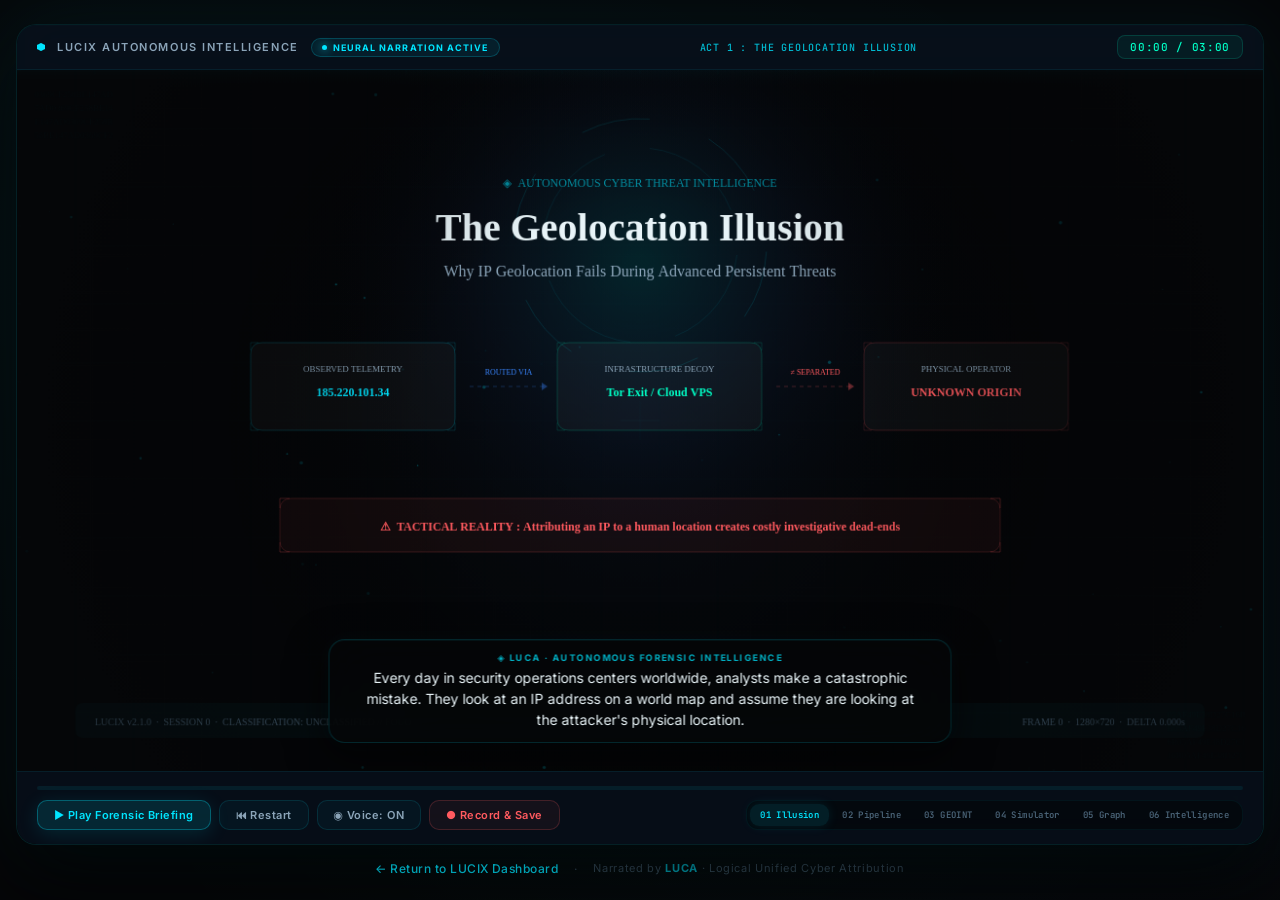
<file: video_presentation.html>
<!DOCTYPE html>
<html lang="en">
<head>
  <meta charset="UTF-8"/>
  <meta name="viewport" content="width=device-width, initial-scale=1.0"/>
  <title>LUCIX — Forensic Intelligence Video Showcase</title>

  <!-- Google Fonts -->
  <link rel="stylesheet" href="https://fonts.googleapis.com/css2?family=Inter:wght@300;400;500;600;700;800;900&family=JetBrains+Mono:wght@300;400;500;600;700;800&display=swap"/>

  <style>
    :root {
      --bg-void: #050608;
      --bg-deep: #081321;
      --bg-card: rgba(8, 19, 33, 0.55);
      --glass-border: rgba(0, 229, 255, 0.12);
      --glass-border-bright: rgba(0, 229, 255, 0.28);
      --cyan: #00E5FF;
      --cyan-dim: rgba(0, 229, 255, 0.6);
      --azure: #3A86FF;
      --azure-dim: rgba(58, 134, 255, 0.5);
      --teal: #00FFC6;
      --teal-dim: rgba(0, 255, 198, 0.45);
      --red: #FF5A5F;
      --red-dim: rgba(255, 90, 95, 0.4);
      --success: #DDFBFF;
      --text-1: #E8F4F8;
      --text-2: #8BA4B8;
      --text-3: #4A6478;
      --font-ui: 'Inter', system-ui, -apple-system, sans-serif;
      --font-mono: 'JetBrains Mono', 'Cascadia Code', monospace;
    }

    * { box-sizing: border-box; margin: 0; padding: 0; }
    body {
      background: var(--bg-void);
      color: var(--text-1);
      font-family: var(--font-ui);
      min-height: 100vh;
      display: flex;
      flex-direction: column;
      align-items: center;
      justify-content: center;
      padding: 16px;
      overflow-x: hidden;
      background-image:
        radial-gradient(ellipse 70% 50% at 20% 30%, rgba(0, 229, 255, 0.04) 0%, transparent 100%),
        radial-gradient(ellipse 60% 60% at 80% 70%, rgba(58, 134, 255, 0.03) 0%, transparent 100%),
        radial-gradient(ellipse 40% 30% at 50% 90%, rgba(0, 255, 198, 0.02) 0%, transparent 100%);
    }

    .video-theater {
      width: 100%;
      max-width: 1280px;
      background: rgba(5, 6, 8, 0.95);
      border: 1px solid var(--glass-border);
      border-radius: 20px;
      overflow: hidden;
      box-shadow:
        0 0 80px rgba(0, 229, 255, 0.06),
        0 40px 80px rgba(0, 0, 0, 0.8),
        inset 0 1px 0 rgba(0, 229, 255, 0.08);
      display: flex;
      flex-direction: column;
      backdrop-filter: blur(40px);
    }

    .video-hud-header {
      background: rgba(8, 19, 33, 0.75);
      backdrop-filter: blur(24px);
      padding: 10px 20px;
      display: flex;
      align-items: center;
      justify-content: space-between;
      border-bottom: 1px solid rgba(0, 229, 255, 0.08);
      font-size: 12px;
    }
    .hud-title {
      font-weight: 600;
      letter-spacing: 0.14em;
      text-transform: uppercase;
      display: flex;
      align-items: center;
      gap: 12px;
      color: var(--text-2);
      font-size: 11px;
    }
    .hud-title-icon {
      width: 8px; height: 8px;
      background: var(--cyan);
      clip-path: polygon(50% 0%, 100% 25%, 100% 75%, 50% 100%, 0% 75%, 0% 25%);
      box-shadow: 0 0 12px var(--cyan);
    }
    .hud-badge {
      font-size: 9px;
      font-weight: 700;
      letter-spacing: 0.12em;
      padding: 3px 10px;
      border-radius: 999px;
      background: rgba(0, 229, 255, 0.08);
      color: var(--cyan);
      border: 1px solid rgba(0, 229, 255, 0.2);
      display: flex;
      align-items: center;
      gap: 6px;
      text-transform: uppercase;
    }
    .hud-dot {
      width: 5px; height: 5px; border-radius: 50%; background: var(--cyan);
      box-shadow: 0 0 10px var(--cyan); animation: pulse 1.8s ease-in-out infinite;
    }
    @keyframes pulse { 0%, 100% { opacity: 1; } 50% { opacity: 0.3; } }

    .hud-scene-name {
      color: var(--cyan);
      font-weight: 500;
      font-family: var(--font-mono);
      font-size: 10px;
      letter-spacing: 0.08em;
      opacity: 0.8;
    }
    .hud-timecode {
      font-family: var(--font-mono);
      font-size: 11px;
      font-weight: 500;
      color: var(--teal);
      background: rgba(0, 255, 198, 0.06);
      padding: 4px 12px;
      border-radius: 8px;
      border: 1px solid rgba(0, 255, 198, 0.15);
      letter-spacing: 0.06em;
    }

    .video-viewport {
      position: relative;
      width: 100%;
      aspect-ratio: 16 / 9;
      background: var(--bg-void);
      overflow: hidden;
      display: flex;
      align-items: center;
      justify-content: center;
    }

    #videoCanvas {
      position: absolute;
      top: 0; left: 0;
      width: 100%; height: 100%;
      object-fit: contain;
    }

    .subtitles-banner {
      position: absolute;
      bottom: 28px;
      left: 50%;
      transform: translateX(-50%);
      background: rgba(5, 6, 8, 0.85);
      backdrop-filter: blur(24px) saturate(1.4);
      border: 1px solid rgba(0, 229, 255, 0.15);
      padding: 12px 28px;
      border-radius: 16px;
      max-width: 82%;
      text-align: center;
      z-index: 10;
      pointer-events: none;
      box-shadow:
        0 12px 40px rgba(0, 0, 0, 0.7),
        0 0 20px rgba(0, 229, 255, 0.04),
        inset 0 1px 0 rgba(0, 229, 255, 0.06);
    }
    .sub-speaker {
      font-size: 9px;
      font-weight: 700;
      letter-spacing: 0.16em;
      text-transform: uppercase;
      margin-bottom: 4px;
      color: var(--cyan);
      display: flex;
      align-items: center;
      justify-content: center;
      gap: 8px;
      opacity: 0.75;
    }
    .sub-text {
      font-size: 14px;
      line-height: 1.5;
      color: var(--text-1);
      font-weight: 400;
    }

    .video-controls-bar {
      background: rgba(8, 19, 33, 0.65);
      backdrop-filter: blur(20px);
      border-top: 1px solid rgba(0, 229, 255, 0.08);
      padding: 14px 20px;
      display: flex;
      flex-direction: column;
      gap: 10px;
    }

    .video-progress-container {
      width: 100%;
      height: 4px;
      background: rgba(0, 229, 255, 0.08);
      border-radius: 2px;
      position: relative;
      cursor: pointer;
      transition: height 0.2s;
    }
    .video-progress-container:hover {
      height: 6px;
    }
    .video-progress-bar {
      height: 100%;
      background: linear-gradient(90deg, var(--cyan) 0%, var(--azure) 60%, var(--teal) 100%);
      border-radius: 2px;
      width: 0%;
      position: relative;
      box-shadow: 0 0 14px rgba(0, 229, 255, 0.35);
      transition: box-shadow 0.3s;
    }
    .video-progress-handle {
      position: absolute;
      right: -5px; top: -5px;
      width: 14px; height: 14px;
      border-radius: 50%;
      background: var(--cyan);
      box-shadow: 0 0 12px var(--cyan), 0 0 4px rgba(0, 0, 0, 0.8);
      opacity: 0;
      transition: opacity 0.2s;
    }
    .video-progress-container:hover .video-progress-handle {
      opacity: 1;
    }

    .controls-row {
      display: flex;
      align-items: center;
      justify-content: space-between;
      gap: 12px;
      flex-wrap: wrap;
    }
    .ctrl-group-left {
      display: flex;
      align-items: center;
      gap: 8px;
    }
    .v-btn {
      background: rgba(0, 229, 255, 0.04);
      border: 1px solid rgba(0, 229, 255, 0.12);
      color: var(--text-2);
      padding: 7px 16px;
      border-radius: 10px;
      font-size: 11px;
      font-weight: 600;
      cursor: pointer;
      display: flex;
      align-items: center;
      gap: 6px;
      font-family: var(--font-ui);
      transition: all 0.2s ease;
      letter-spacing: 0.04em;
    }
    .v-btn:hover {
      background: rgba(0, 229, 255, 0.1);
      border-color: rgba(0, 229, 255, 0.25);
      color: var(--text-1);
      box-shadow: 0 0 16px rgba(0, 229, 255, 0.08);
    }
    .v-btn.btn-play {
      background: rgba(0, 229, 255, 0.12);
      border: 1px solid rgba(0, 229, 255, 0.3);
      color: var(--cyan);
      box-shadow: 0 4px 20px rgba(0, 229, 255, 0.12);
    }
    .v-btn.btn-play:hover {
      background: rgba(0, 229, 255, 0.2);
      box-shadow: 0 4px 24px rgba(0, 229, 255, 0.2);
      transform: translateY(-1px);
    }
    .v-btn.btn-record {
      background: rgba(255, 90, 95, 0.06);
      border: 1px solid rgba(255, 90, 95, 0.2);
      color: var(--red);
    }
    .v-btn.recording {
      background: rgba(255, 90, 95, 0.2);
      border-color: rgba(255, 90, 95, 0.5);
      color: #fff;
      animation: recordPulse 1.6s ease-in-out infinite;
    }
    @keyframes recordPulse {
      0%, 100% { box-shadow: 0 0 0 0 rgba(255, 90, 95, 0.3); }
      50% { box-shadow: 0 0 0 6px rgba(255, 90, 95, 0); }
    }

    .scene-jump-pills {
      display: flex;
      gap: 3px;
      background: rgba(0, 0, 0, 0.4);
      padding: 3px;
      border-radius: 12px;
      border: 1px solid rgba(0, 229, 255, 0.06);
    }
    .scene-pill {
      background: none;
      border: none;
      color: var(--text-3);
      font-size: 9px;
      font-weight: 600;
      padding: 5px 10px;
      border-radius: 9px;
      cursor: pointer;
      font-family: var(--font-mono);
      transition: all 0.2s;
      letter-spacing: 0.04em;
    }
    .scene-pill:hover { color: var(--text-2); }
    .scene-pill.active {
      background: rgba(0, 229, 255, 0.1);
      color: var(--cyan);
      box-shadow: 0 0 12px rgba(0, 229, 255, 0.1);
    }

    .back-nav {
      margin-top: 16px;
      display: flex;
      gap: 16px;
      align-items: center;
      font-size: 12px;
    }
    .back-nav a {
      color: var(--cyan);
      text-decoration: none;
      display: flex;
      align-items: center;
      gap: 6px;
      font-weight: 500;
      letter-spacing: 0.04em;
      opacity: 0.7;
      transition: opacity 0.2s;
    }
    .back-nav a:hover { opacity: 1; text-decoration: none; }
  </style>
</head>
<body>

  <div class="video-theater">
    <div class="video-hud-header">
      <div class="hud-title">
        <div class="hud-title-icon"></div>
        <span>LUCIX AUTONOMOUS INTELLIGENCE</span>
        <div class="hud-badge"><div class="hud-dot"></div> NEURAL NARRATION ACTIVE</div>
      </div>
      <div class="hud-scene-name" id="sceneNameDisplay">ACT 1 : THE GEOLOCATION ILLUSION</div>
      <div class="hud-timecode" id="timecodeDisplay">00:00 / 03:00</div>
    </div>

    <div class="video-viewport" id="viewport">
      <canvas id="videoCanvas" width="1280" height="720"></canvas>

      <div class="subtitles-banner" id="subtitlesBanner">
        <div class="sub-speaker" id="subSpeaker">◈ LUCA · AUTONOMOUS FORENSIC INTELLIGENCE</div>
        <div class="sub-text" id="subText">Initializing autonomous cyber threat briefing…</div>
      </div>
    </div>

    <div class="video-controls-bar">
      <div class="video-progress-container" id="progressBarContainer">
        <div class="video-progress-bar" id="progressBar">
          <div class="video-progress-handle"></div>
        </div>
      </div>

      <div class="controls-row">
        <div class="ctrl-group-left">
          <button class="v-btn btn-play" id="playBtn" onclick="togglePlay()">▶ Play Forensic Briefing</button>
          <button class="v-btn" onclick="restartVideo()">⏮ Restart</button>
          <button class="v-btn" onclick="toggleMute()" id="muteBtn">◉ Voice: ON</button>
          <button class="v-btn btn-record" id="recordBtn" onclick="toggleRecording()">● Record & Save</button>
        </div>

        <div class="scene-jump-pills">
          <button class="scene-pill active" onclick="jumpToTime(0)">01 Illusion</button>
          <button class="scene-pill" onclick="jumpToTime(25)">02 Pipeline</button>
          <button class="scene-pill" onclick="jumpToTime(55)">03 GEOINT</button>
          <button class="scene-pill" onclick="jumpToTime(90)">04 Simulator</button>
          <button class="scene-pill" onclick="jumpToTime(125)">05 Graph</button>
          <button class="scene-pill" onclick="jumpToTime(155)">06 Intelligence</button>
        </div>
      </div>
    </div>
  </div>

  <div class="back-nav">
    <a href="index.html">← Return to LUCIX Dashboard</a>
    <span style="color:var(--text-3)">·</span>
    <span style="color:var(--text-3); font-weight:400; letter-spacing:0.06em; font-size:11px">Narrated by <strong style="color:var(--cyan)">LUCA</strong> · Logical Unified Cyber Attribution</span>
  </div>

  <script>
    'use strict';

    // ═══════════════════════════════════════════════════════════════
    // COLOR SYSTEM — Premium LUCIX Design Language
    // ═══════════════════════════════════════════════════════════════
    const C = {
      void:     '#050608',
      deep:     '#081321',
      cyan:     '#00E5FF',
      azure:    '#3A86FF',
      teal:     '#00FFC6',
      red:      '#FF5A5F',
      success:  '#DDFBFF',
      white:    '#E8F4F8',
      muted:    '#8BA4B8',
      dim:      '#4A6478',
      dark:     '#1A2A3A',

      cyanA:    (a) => `rgba(0, 229, 255, ${a})`,
      azureA:   (a) => `rgba(58, 134, 255, ${a})`,
      tealA:    (a) => `rgba(0, 255, 198, ${a})`,
      redA:     (a) => `rgba(255, 90, 95, ${a})`,
      whiteA:   (a) => `rgba(232, 244, 248, ${a})`,
    };

    // ═══════════════════════════════════════════════════════════════
    // PARTICLE SYSTEM
    // ═══════════════════════════════════════════════════════════════
    const PARTICLES = [];
    const MAX_PARTICLES = 80;
    for (let i = 0; i < MAX_PARTICLES; i++) {
      PARTICLES.push({
        x: Math.random() * 1280,
        y: Math.random() * 720,
        vx: (Math.random() - 0.5) * 0.3,
        vy: (Math.random() - 0.5) * 0.2 - 0.1,
        size: Math.random() * 1.5 + 0.3,
        opacity: Math.random() * 0.3 + 0.05,
        pulse: Math.random() * Math.PI * 2,
      });
    }

    function updateAndDrawParticles(ctx, w, h, time) {
      PARTICLES.forEach(p => {
        p.x += p.vx;
        p.y += p.vy;
        p.pulse += 0.02;
        if (p.x < 0) p.x = w;
        if (p.x > w) p.x = 0;
        if (p.y < 0) p.y = h;
        if (p.y > h) p.y = 0;

        const a = p.opacity * (0.5 + 0.5 * Math.sin(p.pulse));
        ctx.fillStyle = C.cyanA(a);
        ctx.beginPath();
        ctx.arc(p.x, p.y, p.size, 0, Math.PI * 2);
        ctx.fill();
      });
    }

    // ═══════════════════════════════════════════════════════════════
    // HUD MICRO-DETAIL HELPERS
    // ═══════════════════════════════════════════════════════════════
    function drawCornerBrackets(ctx, x, y, w, h, size, color, lineW) {
      ctx.strokeStyle = color || C.cyanA(0.3);
      ctx.lineWidth = lineW || 1;
      const s = size || 14;
      // Top-left
      ctx.beginPath(); ctx.moveTo(x, y + s); ctx.lineTo(x, y); ctx.lineTo(x + s, y); ctx.stroke();
      // Top-right
      ctx.beginPath(); ctx.moveTo(x + w - s, y); ctx.lineTo(x + w, y); ctx.lineTo(x + w, y + s); ctx.stroke();
      // Bottom-left
      ctx.beginPath(); ctx.moveTo(x, y + h - s); ctx.lineTo(x, y + h); ctx.lineTo(x + s, y + h); ctx.stroke();
      // Bottom-right
      ctx.beginPath(); ctx.moveTo(x + w - s, y + h); ctx.lineTo(x + w, y + h); ctx.lineTo(x + w, y + h - s); ctx.stroke();
    }

    function drawScanLine(ctx, w, h, time) {
      const scanY = (time * 30) % h;
      const grad = ctx.createLinearGradient(0, scanY - 20, 0, scanY + 20);
      grad.addColorStop(0, 'transparent');
      grad.addColorStop(0.5, C.cyanA(0.03));
      grad.addColorStop(1, 'transparent');
      ctx.fillStyle = grad;
      ctx.fillRect(0, scanY - 20, w, 40);
    }

    function drawHexStrings(ctx, w, h, time) {
      ctx.fillStyle = C.cyanA(0.04);
      ctx.font = '300 9px "JetBrains Mono"';
      ctx.textAlign = 'left';
      const hex = '0123456789ABCDEF';
      const seed = Math.floor(time * 2);
      for (let i = 0; i < 4; i++) {
        let str = '';
        for (let j = 0; j < 16; j++) str += hex[(seed + i * 7 + j * 3) % 16];
        ctx.fillText(str, 18, 28 + i * 14);
      }
      ctx.textAlign = 'right';
      for (let i = 0; i < 4; i++) {
        let str = '';
        for (let j = 0; j < 16; j++) str += hex[(seed + i * 11 + j * 5) % 16];
        ctx.fillText(str, w - 18, h - 55 + i * 14);
      }
    }

    function drawCalibrationMarks(ctx, w, h) {
      ctx.strokeStyle = C.cyanA(0.06);
      ctx.lineWidth = 0.5;
      // Center crosshair
      const cx = w / 2, cy = h / 2;
      ctx.beginPath(); ctx.moveTo(cx - 20, cy); ctx.lineTo(cx + 20, cy); ctx.stroke();
      ctx.beginPath(); ctx.moveTo(cx, cy - 20); ctx.lineTo(cx, cy + 20); ctx.stroke();
      // Edge tick marks
      for (let i = 0; i < w; i += 80) {
        ctx.beginPath(); ctx.moveTo(i, 0); ctx.lineTo(i, 4); ctx.stroke();
        ctx.beginPath(); ctx.moveTo(i, h); ctx.lineTo(i, h - 4); ctx.stroke();
      }
      for (let i = 0; i < h; i += 80) {
        ctx.beginPath(); ctx.moveTo(0, i); ctx.lineTo(4, i); ctx.stroke();
        ctx.beginPath(); ctx.moveTo(w, i); ctx.lineTo(w - 4, i); ctx.stroke();
      }
    }

    function drawTargetingRing(ctx, x, y, radius, time, color) {
      const col = color || C.cyanA(0.2);
      ctx.strokeStyle = col;
      ctx.lineWidth = 1;
      ctx.save();
      ctx.translate(x, y);
      ctx.rotate(time * 0.5);
      // Outer ring with gaps
      for (let i = 0; i < 4; i++) {
        ctx.beginPath();
        ctx.arc(0, 0, radius, i * Math.PI/2 + 0.1, i * Math.PI/2 + 1.2);
        ctx.stroke();
      }
      ctx.rotate(-time * 0.8);
      ctx.strokeStyle = color ? color.replace(/[\d.]+\)$/, '0.12)') : C.cyanA(0.1);
      for (let i = 0; i < 6; i++) {
        ctx.beginPath();
        ctx.arc(0, 0, radius * 1.3, i * Math.PI/3 + 0.05, i * Math.PI/3 + 0.6);
        ctx.stroke();
      }
      ctx.restore();
    }

    // ═══════════════════════════════════════════════════════════════
    // GLASSMORPHIC PANEL DRAWING
    // ═══════════════════════════════════════════════════════════════
    function glassPanel(ctx, x, y, w, h, opts = {}) {
      const r = opts.radius || 18;
      const fill = opts.fill || C.whiteA(0.03);
      const stroke = opts.stroke || C.cyanA(0.12);
      const glowColor = opts.glow || null;

      ctx.save();
      if (glowColor) {
        ctx.shadowColor = glowColor;
        ctx.shadowBlur = 20;
      }
      ctx.fillStyle = fill;
      ctx.strokeStyle = stroke;
      ctx.lineWidth = opts.lineWidth || 1;
      roundRect(ctx, x, y, w, h, r, true, true);
      ctx.restore();

      if (opts.brackets !== false) {
        drawCornerBrackets(ctx, x, y, w, h, opts.bracketSize || 12, opts.bracketColor || C.cyanA(0.2));
      }
    }

    function drawSceneLabel(ctx, w, label, subtitle, y1, y2) {
      ctx.textAlign = 'center';
      ctx.fillStyle = C.cyan;
      ctx.font = '500 11px "JetBrains Mono"';
      ctx.letterSpacing = '0.16em';
      ctx.fillText(label.toUpperCase(), w/2, y1 || 60);

      ctx.fillStyle = C.white;
      ctx.font = '700 30px "Inter"';
      ctx.fillText(subtitle, w/2, y2 || 98);
    }

    // ═══════════════════════════════════════════════════════════════
    // TIMING / STATE
    // ═══════════════════════════════════════════════════════════════
    const TOTAL_DURATION = 180;
    let currentTime = 0;
    let isPlaying = false;
    let isMuted = false;
    let animFrameId = null;
    let lastTimestamp = 0;
    let mediaRecorder = null;
    let recordedChunks = [];
    let isRecording = false;
    let audioContext = null;

    // FORENSIC VOICE SCRIPT
    const SCRIPT = [
      // ACT 1: THE GEOLOCATION ILLUSION (0 - 25s)
      {
        start: 0, end: 12,
        scene: 'ACT 1 : THE GEOLOCATION ILLUSION',
        speaker: '◈ LUCA · AUTONOMOUS FORENSIC INTELLIGENCE',
        text: "Every day in security operations centers worldwide, analysts make a catastrophic mistake. They look at an IP address on a world map and assume they are looking at the attacker's physical location."
      },
      {
        start: 12, end: 25,
        scene: 'ACT 1 : THE GEOLOCATION ILLUSION',
        speaker: '◈ LUCA · AUTONOMOUS FORENSIC INTELLIGENCE',
        text: "They are not. They are looking at a decoy. Between bulletproof cloud servers, VPN tunnels, and Tor exit relays, traditional geolocation is a dangerous illusion. Welcome to LUCIX."
      },

      // ACT 2: THE 5-LAYER FORENSIC PIPELINE (25 - 55s)
      {
        start: 25, end: 40,
        scene: 'ACT 2 : THE FORENSIC PIPELINE',
        speaker: '◈ LUCA · AUTONOMOUS FORENSIC INTELLIGENCE',
        text: "I am LUCA, the intelligence core inside LUCIX. To eliminate guesswork, our system deploys a rigorous five-layer forensic pipeline. First, mathematical SHA-256 cryptographic hash chaining locks every packet into an immutable digital audit trail."
      },
      {
        start: 40, end: 55,
        scene: 'ACT 2 : THE FORENSIC PIPELINE',
        speaker: '◈ LUCA · AUTONOMOUS FORENSIC INTELLIGENCE',
        text: "Next, our autonomous classifier interrogates ASNs and reverse DNS, while our geometric consensus engine correlates multiple independent GeoIP databases. We enforce a hard law: Infrastructure location is never physical operator location."
      },

      // ACT 3: GEOINT & THE 9,360 KM TOR JUMP (55 - 90s)
      {
        start: 55, end: 72,
        scene: 'ACT 3 : GEOINT & TOR ANALYSIS',
        speaker: '◈ LUCA · AUTONOMOUS FORENSIC INTELLIGENCE',
        text: "Let me show you our Geographic Attribution view. At zero-nine-twelve UTC, IP 185.220.101.34 hit our perimeter. All three geolocation providers agree: Frankfurt, Germany. But because I detected a Tor exit relay, attribution confidence is immediately capped at LOW."
      },
      {
        start: 72, end: 90,
        scene: 'ACT 3 : GEOINT & TOR ANALYSIS',
        speaker: '◈ LUCA · AUTONOMOUS FORENSIC INTELLIGENCE',
        text: "Fifty-two minutes later, that same IP reappeared in Singapore—a distance of 9,360 kilometers. Humanly impossible. A naive system cries spoofing. LUCIX's velocity engine correctly diagnoses Tor circuit rotation, preserving investigative accuracy."
      },

      // ACT 4: REAL-TIME ATTACK SIMULATION STUDIO (90 - 125s)
      {
        start: 90, end: 108,
        scene: 'ACT 4 : ATTACK SIMULATION',
        speaker: '◈ LUCA · AUTONOMOUS FORENSIC INTELLIGENCE',
        text: "Static logs are dead. This is our Cyber Operations Simulation Studio. Watch as I reconstruct incident INC-2026-0918-001 in compressed real-time. Notice the MITRE kill-chain progression: Reconnaissance, Initial Access, and Execution."
      },
      {
        start: 108, end: 125,
        scene: 'ACT 4 : ATTACK SIMULATION',
        speaker: '◈ LUCA · AUTONOMOUS FORENSIC INTELLIGENCE',
        text: "As the threat gauge surges to critical, floating glassmorphic alerts trigger across every view with tactical radar pings. Adversary nodes dynamically transform from passive scanners into active exfiltration sinks."
      },

      // ACT 5: DIRECTED ATTACK GRAPH & CRYPTOGRAPHIC CUSTODY (125 - 155s)
      {
        start: 125, end: 140,
        scene: 'ACT 5 : KILL CHAIN & CUSTODY',
        speaker: '◈ LUCA · AUTONOMOUS FORENSIC INTELLIGENCE',
        text: "Here in the Attack Graph, directed SVG vectors illuminate adversary movement. Watch PowerShell spawn abnormally under explorer.exe, followed by lateral pivoting across SMB port 445 directly into Server-02."
      },
      {
        start: 140, end: 155,
        scene: 'ACT 5 : KILL CHAIN & CUSTODY',
        speaker: '◈ LUCA · AUTONOMOUS FORENSIC INTELLIGENCE',
        text: "Every action is linked to our cryptographic evidence chain. If an attacker attempts to alter a single byte in the telemetry, the hash chain breaks instantly, flagging irreversible tamper detection."
      },

      // ACT 6: AUTONOMOUS FORENSIC INTELLIGENCE (155 - 180s)
      {
        start: 155, end: 167,
        scene: 'ACT 6 : AUTONOMOUS INTELLIGENCE',
        speaker: '◈ LUCA · AUTONOMOUS FORENSIC INTELLIGENCE',
        text: "I operate entirely offline. No external APIs. No latency. Zero cloud dependencies. Analysts can interrogate me via voice or text, receiving mathematically grounded attribution intelligence in milliseconds."
      },
      {
        start: 167, end: 180,
        scene: 'ACT 6 : AUTONOMOUS INTELLIGENCE',
        speaker: '◈ LUCA · AUTONOMOUS FORENSIC INTELLIGENCE',
        text: "LUCIX bridges cryptographic truth, spatial consensus, and real-time simulation. The era of guesswork in cyber forensics is over. Welcome to the future of incident attribution."
      }
    ];

    const canvas = document.getElementById('videoCanvas');
    const ctx = canvas.getContext('2d');

    function playBeep(freq = 800, dur = 0.1) {
      if (isMuted) return;
      try {
        if (!audioContext) audioContext = new (window.AudioContext || window.webkitAudioContext)();
        if (audioContext.state === 'suspended') audioContext.resume();
        const osc = audioContext.createOscillator();
        const gain = audioContext.createGain();
        osc.type = 'sine';
        osc.frequency.value = freq;
        gain.gain.setValueAtTime(0.04, audioContext.currentTime);
        gain.gain.exponentialRampToValueAtTime(0.001, audioContext.currentTime + dur);
        osc.connect(gain);
        gain.connect(audioContext.destination);
        osc.start();
        osc.stop(audioContext.currentTime + dur);
      } catch (_) {}
    }

    let currentSpeechSegment = null;
    function triggerVoiceForTime(sec) {
      if (isMuted || !window.speechSynthesis) return;
      const seg = SCRIPT.find(s => sec >= s.start && sec < s.end);
      if (seg && seg !== currentSpeechSegment) {
        currentSpeechSegment = seg;
        window.speechSynthesis.cancel();
        const utter = new SpeechSynthesisUtterance(seg.text);
        utter.rate = 1.08;
        utter.pitch = 1.05;
        const voices = window.speechSynthesis.getVoices();
        const preferredVoice = voices.find(v =>
          v.name.includes('Google UK') || v.name.includes('Samantha') ||
          v.name.includes('Microsoft Aria') || v.name.includes('Zira') ||
          v.name.includes('Natural')
        ) || voices[0];
        if (preferredVoice) utter.voice = preferredVoice;
        window.speechSynthesis.speak(utter);
      }
    }

    // ═══════════════════════════════════════════════════════════════
    // MAIN RENDER LOOP
    // ═══════════════════════════════════════════════════════════════
    function renderFrame(time) {
      const w = canvas.width;
      const h = canvas.height;

      // Pure black base
      ctx.fillStyle = C.void;
      ctx.fillRect(0, 0, w, h);

      // Subtle deep gradient
      const bgGrad = ctx.createRadialGradient(w/2, h/2, 0, w/2, h/2, 500);
      bgGrad.addColorStop(0, 'rgba(8, 19, 33, 0.4)');
      bgGrad.addColorStop(1, 'transparent');
      ctx.fillStyle = bgGrad;
      ctx.fillRect(0, 0, w, h);

      // Ultra-subtle grid
      ctx.strokeStyle = C.cyanA(0.025);
      ctx.lineWidth = 0.5;
      for (let x = 0; x < w; x += 60) {
        ctx.beginPath(); ctx.moveTo(x, 0); ctx.lineTo(x, h); ctx.stroke();
      }
      for (let y = 0; y < h; y += 60) {
        ctx.beginPath(); ctx.moveTo(0, y); ctx.lineTo(w, y); ctx.stroke();
      }

      // Floating particles
      updateAndDrawParticles(ctx, w, h, time);

      // Scan line
      drawScanLine(ctx, w, h, time);

      // Calibration marks
      drawCalibrationMarks(ctx, w, h);

      // Hex decorative strings
      drawHexStrings(ctx, w, h, time);

      // Scene content
      if (time < 25) {
        drawScene1(time, w, h);
      } else if (time < 55) {
        drawScene2(time - 25, w, h);
      } else if (time < 90) {
        drawScene3(time - 55, w, h);
      } else if (time < 125) {
        drawScene4(time - 90, w, h);
      } else if (time < 155) {
        drawScene5(time - 125, w, h);
      } else {
        drawScene6(time - 155, w, h);
      }

      // Vignette overlay
      const vignette = ctx.createRadialGradient(w/2, h/2, h*0.3, w/2, h/2, h*0.85);
      vignette.addColorStop(0, 'transparent');
      vignette.addColorStop(1, 'rgba(5, 6, 8, 0.5)');
      ctx.fillStyle = vignette;
      ctx.fillRect(0, 0, w, h);

      updateSubtitlesAndHUD(time);
    }

    // ═══════════════════════════════════════════════════════════════
    // SCENE 1: THE GEOLOCATION ILLUSION
    // ═══════════════════════════════════════════════════════════════
    function drawScene1(t, w, h) {
      // Central glow
      const glow = ctx.createRadialGradient(w/2, 200, 10, w/2, 200, 350);
      glow.addColorStop(0, C.cyanA(0.12));
      glow.addColorStop(0.5, C.azureA(0.04));
      glow.addColorStop(1, 'transparent');
      ctx.fillStyle = glow;
      ctx.fillRect(0, 0, w, h);

      // Targeting ring behind title
      drawTargetingRing(ctx, w/2, 180, 100, t, C.cyanA(0.08));

      ctx.textAlign = 'center';

      // Scene label
      ctx.fillStyle = C.cyanA(0.6);
      ctx.font = '500 12px "JetBrains Mono"';
      ctx.fillText('◈  AUTONOMOUS CYBER THREAT INTELLIGENCE', w/2, 120);

      // Title
      ctx.fillStyle = C.white;
      ctx.font = '800 40px "Inter"';
      ctx.fillText('The Geolocation Illusion', w/2, 175);

      // Subtitle
      ctx.fillStyle = C.muted;
      ctx.font = '400 16px "Inter"';
      ctx.fillText('Why IP Geolocation Fails During Advanced Persistent Threats', w/2, 212);

      // Decoy flow diagram
      const y = 280;
      drawFlowBox(ctx, w/2 - 400, y, 210, 90, 'OBSERVED TELEMETRY', '185.220.101.34', C.cyan);
      drawFlowArrow(ctx, w/2 - 175, y + 45, w/2 - 95, y + 45, 'ROUTED VIA', C.azure);
      drawFlowBox(ctx, w/2 - 85, y, 210, 90, 'INFRASTRUCTURE DECOY', 'Tor Exit / Cloud VPS', C.teal);
      drawFlowArrow(ctx, w/2 + 140, y + 45, w/2 + 220, y + 45, '≠ SEPARATED', C.red);
      drawFlowBox(ctx, w/2 + 230, y, 210, 90, 'PHYSICAL OPERATOR', 'UNKNOWN ORIGIN', C.red);

      // Tactical alert banner
      glassPanel(ctx, w/2 - 370, 440, 740, 55, {
        radius: 12,
        fill: C.redA(0.06),
        stroke: C.redA(0.2),
        brackets: true,
        bracketColor: C.redA(0.3),
        bracketSize: 10
      });
      ctx.fillStyle = C.red;
      ctx.font = '600 12px "JetBrains Mono"';
      ctx.textAlign = 'center';
      ctx.fillText('⚠  TACTICAL REALITY : Attributing an IP to a human location creates costly investigative dead-ends', w/2, 473);

      // Bottom status bar
      ctx.fillStyle = C.cyanA(0.04);
      roundRect(ctx, 60, h - 70, w - 120, 36, 8, true, false);
      ctx.fillStyle = C.dim;
      ctx.font = '400 10px "JetBrains Mono"';
      ctx.textAlign = 'left';
      ctx.fillText(`LUCIX v2.1.0  ·  SESSION ${Math.floor(t * 100)}  ·  CLASSIFICATION: UNCLASSIFIED // FOUO`, 80, h - 47);
      ctx.textAlign = 'right';
      ctx.fillText(`FRAME ${Math.floor(t * 30)}  ·  1280×720  ·  DELTA ${(t % 1).toFixed(3)}s`, w - 80, h - 47);
    }

    // ═══════════════════════════════════════════════════════════════
    // SCENE 2: THE 5-LAYER FORENSIC PIPELINE
    // ═══════════════════════════════════════════════════════════════
    function drawScene2(t, w, h) {
      drawSceneLabel(ctx, w, 'COGNITIVE FORENSIC ARCHITECTURE', 'The 5-Layer Verification Pipeline', 55, 92);

      const stages = [
        { title: '01 INGEST',      sub: 'Raw Telemetry & Packets',     col: C.cyan },
        { title: '02 CRYPTO',      sub: 'SHA-256 Hash Chaining',       col: C.teal },
        { title: '03 CLASSIFY',    sub: 'ASN & Reverse DNS',           col: C.azure },
        { title: '04 CONSENSUS',   sub: 'Multi-Vendor Spatial Score',  col: C.teal },
        { title: '05 ANTI-SPOOF',  sub: 'Velocity Jump Detection',     col: C.red }
      ];

      const startX = 55;
      const boxW = 200;
      const gap = 38;
      const boxH = 155;
      const y = 135;

      stages.forEach((st, i) => {
        const x = startX + i * (boxW + gap);
        const isActive = (t * 2) >= i;
        const progress = Math.min(1, Math.max(0, t * 2 - i));

        glassPanel(ctx, x, y, boxW, boxH, {
          radius: 14,
          fill: isActive ? C.whiteA(0.04) : C.whiteA(0.015),
          stroke: isActive ? st.col + '40' : C.whiteA(0.04),
          brackets: isActive,
          bracketColor: st.col + '30',
          bracketSize: 10,
          glow: isActive ? st.col + '10' : null
        });

        // Stage number ring
        if (isActive) {
          ctx.strokeStyle = st.col + '40';
          ctx.lineWidth = 1.5;
          ctx.beginPath();
          ctx.arc(x + boxW/2, y + 38, 16, -Math.PI/2, -Math.PI/2 + progress * Math.PI * 2);
          ctx.stroke();
        }

        ctx.fillStyle = isActive ? st.col : C.dim;
        ctx.font = '700 13px "JetBrains Mono"';
        ctx.textAlign = 'center';
        ctx.fillText(st.title, x + boxW/2, y + 42);

        ctx.fillStyle = C.muted;
        ctx.font = '400 11px "Inter"';
        ctx.fillText(st.sub, x + boxW/2, y + 74);

        // Status indicator
        ctx.fillStyle = isActive ? st.col : C.dim;
        ctx.font = '500 10px "JetBrains Mono"';
        ctx.fillText(isActive ? '● VERIFYING' : '○ STANDBY', x + boxW/2, y + 125);

        // Connection lines
        if (i < stages.length - 1) {
          const nextActive = (t * 2) >= (i + 1);
          ctx.strokeStyle = nextActive ? C.cyanA(0.25) : C.whiteA(0.05);
          ctx.lineWidth = 1;
          ctx.setLineDash([4, 4]);
          ctx.beginPath();
          ctx.moveTo(x + boxW + 6, y + boxH/2);
          ctx.lineTo(x + boxW + gap - 6, y + boxH/2);
          ctx.stroke();
          ctx.setLineDash([]);

          // Arrow head
          if (nextActive) {
            const ax = x + boxW + gap - 10;
            const ay = y + boxH/2;
            ctx.fillStyle = C.cyanA(0.3);
            ctx.beginPath();
            ctx.moveTo(ax, ay - 4); ctx.lineTo(ax + 6, ay); ctx.lineTo(ax, ay + 4);
            ctx.fill();
          }
        }
      });

      // Bottom panel — Cryptographic integrity
      const lowerY = 340;
      glassPanel(ctx, 100, lowerY, w - 200, 190, {
        radius: 16,
        fill: C.cyanA(0.03),
        stroke: C.cyanA(0.12),
        glow: C.cyanA(0.05)
      });

      ctx.fillStyle = C.white;
      ctx.font = '600 17px "Inter"';
      ctx.textAlign = 'center';
      ctx.fillText('Mathematical Integrity Sealed by Native Web Crypto API', w/2, lowerY + 40);

      // Code block
      ctx.fillStyle = C.cyanA(0.06);
      roundRect(ctx, 200, lowerY + 60, w - 400, 40, 8, true, false);
      ctx.fillStyle = C.cyan;
      ctx.font = '400 13px "JetBrains Mono"';
      ctx.fillText('event_hash = SHA256( previous_event_hash + raw_event_payload )', w/2, lowerY + 85);

      // Verification badges
      const badges = ['Mathematical Chain of Custody', 'Zero Database Tampering', 'Spatial Consensus Scoring'];
      const badgeStartX = w/2 - (badges.length * 130);
      badges.forEach((b, i) => {
        const bx = badgeStartX + i * 260;
        ctx.fillStyle = C.tealA(0.08);
        roundRect(ctx, bx, lowerY + 120, 240, 30, 6, true, false);
        ctx.fillStyle = C.teal;
        ctx.font = '500 11px "Inter"';
        ctx.fillText('✓ ' + b, bx + 120, lowerY + 140);
      });
    }

    // ═══════════════════════════════════════════════════════════════
    // SCENE 3: GEOINT & 9,360 KM TOR JUMP
    // ═══════════════════════════════════════════════════════════════
    function drawScene3(t, w, h) {
      drawSceneLabel(ctx, w, 'GEOGRAPHIC INTELLIGENCE & ANOMALY HEURISTICS', 'Multi-Vendor Consensus & The 9,360 km Tor Rotation', 48, 82);

      // Map panel
      const mapW = 580; const mapH = 340; const mapX = 50; const mapY = 115;
      glassPanel(ctx, mapX, mapY, mapW, mapH, {
        radius: 16,
        fill: 'rgba(5, 8, 18, 0.7)',
        stroke: C.cyanA(0.15),
        glow: C.cyanA(0.04)
      });

      // Map grid
      ctx.strokeStyle = C.cyanA(0.04);
      ctx.lineWidth = 0.5;
      for (let mx = mapX + 30; mx < mapX + mapW - 30; mx += 50) {
        ctx.beginPath(); ctx.moveTo(mx, mapY + 15); ctx.lineTo(mx, mapY + mapH - 15); ctx.stroke();
      }
      for (let my = mapY + 30; my < mapY + mapH - 30; my += 50) {
        ctx.beginPath(); ctx.moveTo(mapX + 15, my); ctx.lineTo(mapX + mapW - 15, my); ctx.stroke();
      }

      // Draw crude continent outlines with cyan
      ctx.strokeStyle = C.cyanA(0.1);
      ctx.lineWidth = 1;
      // Europe
      ctx.beginPath();
      ctx.moveTo(mapX + 220, mapY + 60); ctx.lineTo(mapX + 260, mapY + 70);
      ctx.lineTo(mapX + 280, mapY + 100); ctx.lineTo(mapX + 250, mapY + 140);
      ctx.lineTo(mapX + 220, mapY + 130); ctx.lineTo(mapX + 200, mapY + 90);
      ctx.closePath(); ctx.stroke();
      // Asia
      ctx.beginPath();
      ctx.moveTo(mapX + 300, mapY + 60); ctx.lineTo(mapX + 420, mapY + 80);
      ctx.lineTo(mapX + 480, mapY + 140); ctx.lineTo(mapX + 460, mapY + 200);
      ctx.lineTo(mapX + 380, mapY + 220); ctx.lineTo(mapX + 320, mapY + 160);
      ctx.closePath(); ctx.stroke();

      // Frankfurt node
      const frankX = mapX + 240; const frankY = mapY + 100;
      drawTargetingRing(ctx, frankX, frankY, 22, t, C.azureA(0.3));
      ctx.fillStyle = C.azure;
      ctx.beginPath(); ctx.arc(frankX, frankY, 6, 0, Math.PI*2); ctx.fill();
      ctx.shadowColor = C.azure; ctx.shadowBlur = 12;
      ctx.beginPath(); ctx.arc(frankX, frankY, 3, 0, Math.PI*2); ctx.fill();
      ctx.shadowBlur = 0;
      ctx.fillStyle = C.white;
      ctx.font = '600 10px "JetBrains Mono"';
      ctx.textAlign = 'center';
      ctx.fillText('FRANKFURT  09:12 UTC', frankX, frankY - 28);

      // Singapore node
      const singX = mapX + 450; const singY = mapY + 210;
      drawTargetingRing(ctx, singX, singY, 22, t, C.tealA(0.25));
      ctx.fillStyle = C.teal;
      ctx.beginPath(); ctx.arc(singX, singY, 6, 0, Math.PI*2); ctx.fill();
      ctx.shadowColor = C.teal; ctx.shadowBlur = 12;
      ctx.beginPath(); ctx.arc(singX, singY, 3, 0, Math.PI*2); ctx.fill();
      ctx.shadowBlur = 0;
      ctx.fillStyle = C.white;
      ctx.font = '600 10px "JetBrains Mono"';
      ctx.fillText('SINGAPORE  10:04 UTC', singX, singY + 32);

      // Curved route with animated dash
      ctx.strokeStyle = C.redA(0.5);
      ctx.lineWidth = 2;
      ctx.setLineDash([6, 8]);
      ctx.lineDashOffset = -t * 15;
      ctx.beginPath();
      ctx.moveTo(frankX, frankY);
      ctx.quadraticCurveTo(frankX + 100, frankY + 20, singX, singY);
      ctx.stroke();
      ctx.setLineDash([]);
      ctx.lineDashOffset = 0;

      // Distance label
      ctx.fillStyle = C.redA(0.12);
      roundRect(ctx, mapX + 270, mapY + 140, 180, 28, 6, true, false);
      ctx.fillStyle = C.red;
      ctx.font = '600 10px "JetBrains Mono"';
      ctx.textAlign = 'center';
      ctx.fillText('⚠ 9,360 km · 52 min · 10,800 km/h', mapX + 360, mapY + 158);

      // Right: Consensus panel
      const cardX = 660; const cardY = 115; const cardW = 550;
      glassPanel(ctx, cardX, cardY, cardW, 340, {
        radius: 16,
        fill: C.whiteA(0.02),
        stroke: C.cyanA(0.1)
      });

      ctx.fillStyle = C.cyan;
      ctx.font = '600 11px "JetBrains Mono"';
      ctx.textAlign = 'center';
      ctx.fillText('3-VENDOR GEOMETRIC CONSENSUS', cardX + cardW/2, cardY + 30);

      const provs = [
        { name: 'MaxMind GeoIP2', loc: 'Frankfurt, Germany', stat: 'CONSENSUS' },
        { name: 'IPinfo.io', loc: 'Frankfurt, Germany', stat: 'CONSENSUS' },
        { name: 'ip-api.com', loc: 'Frankfurt, Germany', stat: 'CONSENSUS' }
      ];
      provs.forEach((p, idx) => {
        const py = cardY + 50 + idx * 55;
        ctx.fillStyle = C.whiteA(0.03);
        ctx.strokeStyle = C.cyanA(0.06);
        roundRect(ctx, cardX + 20, py, cardW - 40, 45, 10, true, true);
        ctx.fillStyle = C.white;
        ctx.font = '500 12px "Inter"';
        ctx.textAlign = 'left';
        ctx.fillText(p.name + '  →  ' + p.loc, cardX + 40, py + 28);
        ctx.fillStyle = C.teal;
        ctx.font = '600 10px "JetBrains Mono"';
        ctx.textAlign = 'right';
        ctx.fillText('✓ ' + p.stat, cardX + cardW - 35, py + 28);
      });

      // Confidence warning
      glassPanel(ctx, cardX + 20, cardY + 225, cardW - 40, 90, {
        radius: 12,
        fill: C.redA(0.05),
        stroke: C.redA(0.15),
        brackets: true,
        bracketColor: C.redA(0.25),
        bracketSize: 8
      });
      ctx.textAlign = 'center';
      ctx.fillStyle = C.red;
      ctx.font = '600 12px "JetBrains Mono"';
      ctx.fillText('CONFIDENCE: LOW  ·  TOR HARD-CAP ENFORCED', cardX + cardW/2, cardY + 258);
      ctx.fillStyle = C.muted;
      ctx.font = '400 11px "Inter"';
      ctx.fillText('Physical Location: UNKNOWN  ·  Diagnosis: Tor Circuit Rotation', cardX + cardW/2, cardY + 288);

      // Bottom status
      ctx.fillStyle = C.dim;
      ctx.font = '400 10px "JetBrains Mono"';
      ctx.textAlign = 'left';
      ctx.fillText('GEOINT MODULE v3.2  ·  3 PROVIDERS ONLINE  ·  ANOMALY ENGINE: ACTIVE', 60, h - 30);
    }

    // ═══════════════════════════════════════════════════════════════
    // SCENE 4: REAL-TIME ATTACK SIMULATION
    // ═══════════════════════════════════════════════════════════════
    function drawScene4(t, w, h) {
      drawSceneLabel(ctx, w, 'INCIDENT RECONSTRUCTION ENGINE', 'Real-Time Attack Simulation Studio', 48, 82);

      // Simulation status bar
      const barX = 60; const barY = 112; const barW = w - 120;
      glassPanel(ctx, barX, barY, barW, 52, {
        radius: 12,
        fill: C.redA(0.04),
        stroke: C.redA(0.15),
        brackets: true,
        bracketColor: C.redA(0.2)
      });

      ctx.fillStyle = C.red;
      ctx.font = '600 12px "JetBrains Mono"';
      ctx.textAlign = 'left';
      ctx.fillText('● SIMULATION ACTIVE  ·  60× COMPRESSION', barX + 20, barY + 32);

      // Progress bar
      const progressRatio = Math.min(1, t / 35);
      ctx.fillStyle = C.whiteA(0.06);
      roundRect(ctx, barX + 340, barY + 24, barW - 560, 6, 3, true, false);
      const progGrad = ctx.createLinearGradient(barX + 340, 0, barX + 340 + (barW - 560) * progressRatio, 0);
      progGrad.addColorStop(0, C.cyan);
      progGrad.addColorStop(1, C.azure);
      ctx.fillStyle = progGrad;
      roundRect(ctx, barX + 340, barY + 24, (barW - 560) * progressRatio, 6, 3, true, false);

      ctx.fillStyle = C.teal;
      ctx.textAlign = 'right';
      ctx.font = '500 11px "JetBrains Mono"';
      const simMin = Math.floor(t * 2.2);
      ctx.fillText(`09:${String(12 + Math.floor(simMin)).padStart(2, '0')}:00 UTC`, barX + barW - 20, barY + 32);

      // Col 1: Threat Gauge
      const c1X = 60; const c1Y = 185; const cW = 340; const cH = 330;
      glassPanel(ctx, c1X, c1Y, cW, cH, {
        radius: 16,
        fill: C.whiteA(0.02),
        stroke: C.cyanA(0.08)
      });

      ctx.fillStyle = C.dim;
      ctx.font = '600 10px "JetBrains Mono"';
      ctx.textAlign = 'center';
      ctx.fillText('DYNAMIC THREAT GAUGE', c1X + cW/2, c1Y + 24);

      // Threat percentage with ring
      const threatPct = Math.min(100, Math.floor(25 + progressRatio * 75));
      const ringCx = c1X + cW/2;
      const ringCy = c1Y + 95;
      const ringR = 42;

      // Background ring
      ctx.strokeStyle = C.whiteA(0.05);
      ctx.lineWidth = 4;
      ctx.beginPath(); ctx.arc(ringCx, ringCy, ringR, 0, Math.PI * 2); ctx.stroke();

      // Progress ring
      const ringColor = threatPct > 80 ? C.red : threatPct > 50 ? C.teal : C.cyan;
      ctx.strokeStyle = ringColor;
      ctx.lineWidth = 4;
      ctx.beginPath();
      ctx.arc(ringCx, ringCy, ringR, -Math.PI/2, -Math.PI/2 + (threatPct/100) * Math.PI * 2);
      ctx.stroke();

      // Glow
      ctx.shadowColor = ringColor;
      ctx.shadowBlur = 16;
      ctx.fillStyle = ringColor;
      ctx.font = '800 36px "JetBrains Mono"';
      ctx.fillText(`${threatPct}%`, ringCx, ringCy + 12);
      ctx.shadowBlur = 0;

      ctx.fillStyle = threatPct > 80 ? C.red : C.teal;
      ctx.font = '600 13px "Inter"';
      ctx.fillText(threatPct > 80 ? 'CRITICAL BREACH' : 'INITIAL ACCESS', ringCx, ringCy + 50);

      // Kill chain steps
      const steps = [
        { label: 'Initial Access (E003)', done: true },
        { label: 'Process Spawn: powershell.exe (E004)', done: true },
        { label: threatPct > 80 ? 'Exfiltration: 198.54.117.200 (E010)' : 'Lateral SMB Pivot (E007)', done: threatPct > 80 }
      ];
      steps.forEach((s, i) => {
        const sy = c1Y + 185 + i * 34;
        ctx.fillStyle = s.done ? C.tealA(0.06) : C.whiteA(0.02);
        roundRect(ctx, c1X + 15, sy, cW - 30, 28, 6, true, false);
        ctx.fillStyle = s.done ? C.teal : C.dim;
        ctx.font = '500 10px "JetBrains Mono"';
        ctx.textAlign = 'center';
        ctx.fillText((s.done ? '✓ ' : '○ ') + s.label, c1X + cW/2, sy + 18);
      });

      // Col 2: Telemetry stream
      const c2X = 420; const c2W = 400;
      glassPanel(ctx, c2X, c1Y, c2W, cH, {
        radius: 16,
        fill: C.whiteA(0.02),
        stroke: C.cyanA(0.08)
      });

      ctx.fillStyle = C.dim;
      ctx.font = '600 10px "JetBrains Mono"';
      ctx.textAlign = 'center';
      ctx.fillText('REAL-TIME TELEMETRY STREAM', c2X + c2W/2, c1Y + 24);

      const events = [
        { id: 'E001', name: 'Port Scan from Tor Exit', time: '09:12', sev: 'low' },
        { id: 'E003', name: 'Inbound Connection :4444', time: '09:23', sev: 'med' },
        { id: 'E004', name: 'PowerShell spawned under explorer', time: '09:31', sev: 'high' },
        { id: 'E007', name: 'SMB Lateral Pivot to SERVER-02', time: '09:52', sev: 'high' },
        { id: 'E010', name: 'Bulk Exfiltration to 198.54.117.200', time: '10:22', sev: 'crit' }
      ];
      events.forEach((ev, idx) => {
        const ey = c1Y + 44 + idx * 53;
        const sevColor = ev.sev === 'crit' ? C.red : ev.sev === 'high' ? C.teal : ev.sev === 'med' ? C.azure : C.cyan;
        ctx.fillStyle = C.whiteA(0.025);
        ctx.strokeStyle = sevColor + '15';
        roundRect(ctx, c2X + 14, ey, c2W - 28, 44, 10, true, true);

        // Severity dot
        ctx.fillStyle = sevColor;
        ctx.beginPath(); ctx.arc(c2X + 30, ey + 22, 3, 0, Math.PI * 2); ctx.fill();

        ctx.textAlign = 'left';
        ctx.fillStyle = sevColor;
        ctx.font = '600 10px "JetBrains Mono"';
        ctx.fillText(ev.id, c2X + 42, ey + 20);
        ctx.fillStyle = C.white;
        ctx.font = '400 11px "Inter"';
        ctx.fillText(ev.name, c2X + 82, ey + 20);
        ctx.fillStyle = C.dim;
        ctx.font = '400 10px "JetBrains Mono"';
        ctx.fillText(ev.time + ' UTC', c2X + 42, ey + 36);
      });

      // Col 3: Alert card
      const c3X = 840; const c3W = 370;
      glassPanel(ctx, c3X, c1Y, c3W, cH, {
        radius: 16,
        fill: C.whiteA(0.02),
        stroke: C.cyanA(0.08)
      });

      ctx.fillStyle = C.dim;
      ctx.font = '600 10px "JetBrains Mono"';
      ctx.textAlign = 'center';
      ctx.fillText('TACTICAL ALERTS', c3X + c3W/2, c1Y + 24);

      // Critical alert card
      glassPanel(ctx, c3X + 15, c1Y + 42, c3W - 30, 130, {
        radius: 12,
        fill: C.redA(0.06),
        stroke: C.redA(0.2),
        brackets: true,
        bracketColor: C.redA(0.3),
        bracketSize: 8
      });

      ctx.textAlign = 'left';
      ctx.fillStyle = C.red;
      ctx.font = '600 11px "JetBrains Mono"';
      ctx.fillText('● CRITICAL: E010', c3X + 32, c1Y + 72);
      ctx.fillStyle = C.white;
      ctx.font = '500 12px "Inter"';
      ctx.fillText('High-Volume Data Exfiltration', c3X + 32, c1Y + 96);
      ctx.fillStyle = C.muted;
      ctx.font = '400 10px "JetBrains Mono"';
      ctx.fillText('Sink: 198.54.117.200 (Cloud)', c3X + 32, c1Y + 118);
      ctx.fillStyle = C.cyan;
      ctx.font = '500 10px "Inter"';
      ctx.fillText('Investigate Telemetry →', c3X + 32, c1Y + 148);

      // LUCA tactical note
      glassPanel(ctx, c3X + 15, c1Y + 190, c3W - 30, 115, {
        radius: 12,
        fill: C.cyanA(0.03),
        stroke: C.cyanA(0.1),
        brackets: true,
        bracketColor: C.cyanA(0.15),
        bracketSize: 8
      });

      ctx.fillStyle = C.cyan;
      ctx.font = '600 10px "JetBrains Mono"';
      ctx.textAlign = 'left';
      ctx.fillText('◈ LUCA TACTICAL BRIEF', c3X + 32, c1Y + 218);
      ctx.fillStyle = C.muted;
      ctx.font = '400 11px "Inter"';
      const briefLines = [
        'Kill chain progression confirms',
        'APT-style lateral movement with',
        'data staging before exfiltration.'
      ];
      briefLines.forEach((line, i) => {
        ctx.fillText(line, c3X + 32, c1Y + 245 + i * 18);
      });
    }

    // ═══════════════════════════════════════════════════════════════
    // SCENE 5: ATTACK GRAPH & CRYPTOGRAPHIC CUSTODY
    // ═══════════════════════════════════════════════════════════════
    function drawScene5(t, w, h) {
      drawSceneLabel(ctx, w, 'DIRECTED FLOW & CRYPTOGRAPHIC CUSTODY', 'Kill Chain Graph & Tamper-Evident SHA-256 Blocks', 48, 82);

      // Left: Attack graph
      const gX = 50; const gY = 115; const gW = 580; const gH = 400;
      glassPanel(ctx, gX, gY, gW, gH, {
        radius: 16,
        fill: 'rgba(5, 8, 18, 0.6)',
        stroke: C.cyanA(0.1),
        glow: C.cyanA(0.03)
      });

      // Graph nodes with premium styling
      drawPremiumNode(ctx, gX + 80, gY + 75, '185.220.101.34', 'Tor Exit', C.red, t);
      drawPremiumNode(ctx, gX + 80, gY + 220, '45.33.32.156', 'Linode Cloud', C.azure, t);
      drawPremiumNode(ctx, gX + 280, gY + 150, 'WORKSTATION-01', 'Compromised', C.cyan, t);
      drawPremiumNode(ctx, gX + 470, gY + 150, 'SERVER-02', 'SMB Target', C.teal, t);
      drawPremiumNode(ctx, gX + 470, gY + 290, 'DATABASE-01', 'SQL Exfil', C.teal, t);

      // Animated edges with energy pulses
      drawPremiumEdge(ctx, gX + 140, gY + 75, gX + 225, gY + 140, C.red, 'E001 Scan', t);
      drawPremiumEdge(ctx, gX + 140, gY + 220, gX + 225, gY + 160, C.azure, 'E003 Access', t);
      drawPremiumEdge(ctx, gX + 335, gY + 150, gX + 415, gY + 150, C.teal, 'E007 Pivot', t);
      drawPremiumEdge(ctx, gX + 470, gY + 185, gX + 470, gY + 255, C.teal, 'E009 Query', t);

      // Right: Cryptographic custody
      const cX = 660; const cY = 115; const cW = 555; const cH = 400;
      glassPanel(ctx, cX, cY, cW, cH, {
        radius: 16,
        fill: 'rgba(5, 8, 18, 0.6)',
        stroke: C.tealA(0.12),
        glow: C.tealA(0.03)
      });

      ctx.fillStyle = C.teal;
      ctx.font = '600 11px "JetBrains Mono"';
      ctx.textAlign = 'center';
      ctx.fillText('TAMPER-EVIDENT SHA-256 AUDIT TRAIL', cX + cW/2, cY + 30);

      const chainBlocks = [
        { id: 'E001', hash: 'e3b0c44298fc1c149afbf4c8996fb924', prev: '000000000000', label: 'Port Scan' },
        { id: 'E002', hash: '8f434346648f6b96df89dda901c5176b', prev: 'e3b0c44298fc', label: 'DNS Lookup' },
        { id: 'E003', hash: '6b86b273ff34fce19d6b804eff5a3f57', prev: '8f434346648f', label: 'Connection' }
      ];

      chainBlocks.forEach((b, idx) => {
        const by = cY + 50 + idx * 105;

        // Crystal block effect
        glassPanel(ctx, cX + 25, by, cW - 50, 85, {
          radius: 12,
          fill: C.tealA(0.03),
          stroke: C.tealA(0.12),
          brackets: true,
          bracketColor: C.tealA(0.2),
          bracketSize: 8
        });

        // Block header
        ctx.textAlign = 'left';
        ctx.fillStyle = C.white;
        ctx.font = '600 12px "JetBrains Mono"';
        ctx.fillText(`BLOCK #${idx+1}  ·  ${b.id}  ·  ${b.label}`, cX + 42, by + 24);

        // Seal status
        ctx.fillStyle = C.teal;
        ctx.textAlign = 'right';
        ctx.font = '600 10px "JetBrains Mono"';
        ctx.fillText('✓ SHA-256 SEALED', cX + cW - 42, by + 24);

        // Hash values with mono styling
        ctx.textAlign = 'left';
        ctx.fillStyle = C.muted;
        ctx.font = '300 10px "JetBrains Mono"';
        ctx.fillText(`HASH  ${b.hash}…`, cX + 42, by + 48);
        ctx.fillText(`PREV  ${b.prev}…`, cX + 42, by + 65);

        // Chain connector
        if (idx < chainBlocks.length - 1) {
          ctx.strokeStyle = C.tealA(0.15);
          ctx.lineWidth = 1;
          ctx.setLineDash([3, 5]);
          ctx.beginPath();
          ctx.moveTo(cX + cW/2, by + 85);
          ctx.lineTo(cX + cW/2, by + 105);
          ctx.stroke();
          ctx.setLineDash([]);

          // Animated pulse dot on chain
          const pulsePos = ((t * 0.5 + idx * 0.3) % 1);
          const pulseY = by + 85 + pulsePos * 20;
          ctx.fillStyle = C.teal;
          ctx.shadowColor = C.teal;
          ctx.shadowBlur = 8;
          ctx.beginPath(); ctx.arc(cX + cW/2, pulseY, 2, 0, Math.PI * 2); ctx.fill();
          ctx.shadowBlur = 0;
        }
      });

      // Verification status
      ctx.fillStyle = C.tealA(0.06);
      roundRect(ctx, cX + 25, cY + 370, cW - 50, 24, 6, true, false);
      ctx.fillStyle = C.teal;
      ctx.font = '500 10px "JetBrains Mono"';
      ctx.textAlign = 'center';
      ctx.fillText('CHAIN INTEGRITY: VERIFIED  ·  0 TAMPER EVENTS  ·  3/3 BLOCKS SEALED', cX + cW/2, cY + 386);
    }

    // ═══════════════════════════════════════════════════════════════
    // SCENE 6: AUTONOMOUS FORENSIC INTELLIGENCE
    // ═══════════════════════════════════════════════════════════════
    function drawScene6(t, w, h) {
      ctx.textAlign = 'center';

      // LUCA sphere — central glowing orb
      const avX = w/2; const avY = 155;

      // Multi-layer glow
      const glow1 = ctx.createRadialGradient(avX, avY, 5, avX, avY, 180);
      glow1.addColorStop(0, C.cyanA(0.2));
      glow1.addColorStop(0.3, C.azureA(0.08));
      glow1.addColorStop(1, 'transparent');
      ctx.fillStyle = glow1;
      ctx.fillRect(0, 0, w, h);

      // Outer targeting rings (rotating)
      drawTargetingRing(ctx, avX, avY, 70, t, C.cyanA(0.15));
      drawTargetingRing(ctx, avX, avY, 90, -t * 0.7, C.azureA(0.08));

      // Core sphere
      const sphereGrad = ctx.createRadialGradient(avX - 8, avY - 8, 2, avX, avY, 35);
      sphereGrad.addColorStop(0, C.cyanA(0.6));
      sphereGrad.addColorStop(0.5, C.azureA(0.3));
      sphereGrad.addColorStop(1, C.cyanA(0.05));
      ctx.fillStyle = sphereGrad;
      ctx.beginPath(); ctx.arc(avX, avY, 35, 0, Math.PI*2); ctx.fill();

      // Sphere glow
      ctx.shadowColor = C.cyan;
      ctx.shadowBlur = 30;
      ctx.strokeStyle = C.cyanA(0.4);
      ctx.lineWidth = 1.5;
      ctx.beginPath(); ctx.arc(avX, avY, 35, 0, Math.PI*2); ctx.stroke();
      ctx.shadowBlur = 0;

      // Reactive waveform inside sphere
      ctx.strokeStyle = C.whiteA(0.5);
      ctx.lineWidth = 1;
      ctx.beginPath();
      for (let i = -20; i <= 20; i++) {
        const px = avX + i;
        const py = avY + Math.sin(i * 0.3 + t * 4) * 6 * Math.cos(i * 0.08);
        if (i === -20) ctx.moveTo(px, py); else ctx.lineTo(px, py);
      }
      ctx.stroke();

      // Title
      ctx.fillStyle = C.white;
      ctx.font = '700 32px "Inter"';
      ctx.fillText('LUCA : Autonomous Forensic Intelligence', w/2, 240);

      // Analysis categories floating
      const cats = ['SPATIAL', 'TEMPORAL', 'BEHAVIORAL', 'CRYPTOGRAPHIC'];
      cats.forEach((cat, i) => {
        const cx = w/2 - 280 + i * 185;
        const cy = 268;
        ctx.fillStyle = C.cyanA(0.06);
        ctx.strokeStyle = C.cyanA(0.1);
        roundRect(ctx, cx, cy, 150, 26, 8, true, true);
        ctx.fillStyle = C.cyan;
        ctx.font = '500 9px "JetBrains Mono"';
        ctx.fillText(cat, cx + 75, cy + 17);
      });

      // Forensic Briefing quote panel
      const qX = w/2 - 400; const qY = 318; const qW = 800;
      glassPanel(ctx, qX, qY, qW, 85, {
        radius: 14,
        fill: C.cyanA(0.03),
        stroke: C.cyanA(0.12),
        glow: C.cyanA(0.04)
      });

      ctx.fillStyle = C.cyanA(0.5);
      ctx.font = '500 10px "JetBrains Mono"';
      ctx.fillText('FORENSIC BRIEFING  ·  NATURAL LANGUAGE  ·  SPEECH-TO-TEXT', w/2, qY + 26);

      ctx.fillStyle = C.success;
      ctx.font = '400 14px "Inter"';
      ctx.fillText('"Physical operator location is UNKNOWN. All three IPs represent Tor and cloud hosting."', w/2, qY + 58);

      // Final CTA panel
      const finY = 430;
      glassPanel(ctx, w/2 - 430, finY, 860, 145, {
        radius: 18,
        fill: C.whiteA(0.025),
        stroke: C.cyanA(0.1),
        glow: C.cyanA(0.03)
      });

      ctx.fillStyle = C.cyan;
      ctx.shadowColor = C.cyan;
      ctx.shadowBlur = 20;
      ctx.font = '700 22px "Inter"';
      ctx.fillText('LUCIX : The Future of Incident Attribution', w/2, finY + 40);
      ctx.shadowBlur = 0;

      ctx.fillStyle = C.muted;
      ctx.font = '400 12px "Inter"';
      ctx.fillText('100% Client-Side  ·  Zero API Dependencies  ·  Multi-Source GEOINT  ·  SHA-256 Custody', w/2, finY + 72);

      // Bottom badges
      const capabilities = ['FORENSIC ENGINE', 'VOICE I/O', 'HASH CHAIN', 'GEO CONSENSUS', 'ATTACK SIM'];
      capabilities.forEach((cap, i) => {
        const bx = w/2 - 320 + i * 130;
        const by = finY + 95;
        ctx.fillStyle = C.tealA(0.06);
        ctx.strokeStyle = C.tealA(0.1);
        roundRect(ctx, bx, by, 115, 24, 6, true, true);
        ctx.fillStyle = C.teal;
        ctx.font = '500 9px "JetBrains Mono"';
        ctx.textAlign = 'center';
        ctx.fillText(cap, bx + 57, by + 16);
      });

      // Copyright
      ctx.fillStyle = C.dim;
      ctx.font = '400 10px "Inter"';
      ctx.fillText('Transforming Cyber Attribution from Speculation into Mathematical Certainty', w/2, h - 25);
    }

    // ═══════════════════════════════════════════════════════════════
    // PREMIUM DRAWING HELPERS
    // ═══════════════════════════════════════════════════════════════
    function roundRect(c, x, y, width, height, radius, fill, stroke) {
      c.beginPath();
      c.moveTo(x + radius, y);
      c.lineTo(x + width - radius, y);
      c.quadraticCurveTo(x + width, y, x + width, y + radius);
      c.lineTo(x + width, y + height - radius);
      c.quadraticCurveTo(x + width, y + height, x + width - radius, y + height);
      c.lineTo(x + radius, y + height);
      c.quadraticCurveTo(x, y + height, x, y + height - radius);
      c.lineTo(x, y + radius);
      c.quadraticCurveTo(x, y, x + radius, y);
      c.closePath();
      if (fill) c.fill();
      if (stroke) c.stroke();
    }

    function drawFlowBox(c, x, y, bw, bh, title, val, col) {
      glassPanel(c, x, y, bw, bh, {
        radius: 12,
        fill: C.whiteA(0.03),
        stroke: col + '30',
        brackets: true,
        bracketColor: col + '25',
        bracketSize: 8
      });
      c.textAlign = 'center';
      c.fillStyle = C.muted;
      c.font = '500 9px "JetBrains Mono"';
      c.fillText(title, x + bw/2, y + 30);
      c.fillStyle = col;
      c.font = '600 12px "JetBrains Mono"';
      c.fillText(val, x + bw/2, y + 55);
    }

    function drawFlowArrow(c, x1, y1, x2, y2, label, col) {
      c.strokeStyle = col + '40';
      c.lineWidth = 1;
      c.setLineDash([4, 4]);
      c.beginPath(); c.moveTo(x1, y1); c.lineTo(x2, y2); c.stroke();
      c.setLineDash([]);
      // Arrow head
      c.fillStyle = col + '60';
      c.beginPath();
      c.moveTo(x2 - 6, y1 - 4); c.lineTo(x2, y1); c.lineTo(x2 - 6, y1 + 4);
      c.fill();
      c.textAlign = 'center';
      c.fillStyle = col;
      c.font = '500 8px "JetBrains Mono"';
      c.fillText(label, (x1+x2)/2, y1 - 12);
    }

    function drawPremiumNode(c, x, y, label, sub, col, time) {
      // Node glow
      c.save();
      c.shadowColor = col;
      c.shadowBlur = 10;
      c.fillStyle = C.deep;
      c.strokeStyle = col + '50';
      c.lineWidth = 1;
      roundRect(c, x - 65, y - 22, 130, 44, 10, true, true);
      c.restore();

      c.textAlign = 'center';
      c.fillStyle = C.white;
      c.font = '600 9px "JetBrains Mono"';
      c.fillText(label, x, y - 3);
      c.fillStyle = C.muted;
      c.font = '400 8px "Inter"';
      c.fillText(sub, x, y + 12);
    }

    function drawPremiumEdge(c, x1, y1, x2, y2, col, label, time) {
      c.strokeStyle = col + '35';
      c.lineWidth = 1.5;
      c.beginPath(); c.moveTo(x1, y1); c.lineTo(x2, y2); c.stroke();

      // Animated energy pulse along edge
      const pulseT = (time * 0.8) % 1;
      const px = x1 + (x2 - x1) * pulseT;
      const py = y1 + (y2 - y1) * pulseT;
      c.fillStyle = col;
      c.shadowColor = col;
      c.shadowBlur = 8;
      c.beginPath(); c.arc(px, py, 2.5, 0, Math.PI * 2); c.fill();
      c.shadowBlur = 0;

      // Arrow head
      const angle = Math.atan2(y2 - y1, x2 - x1);
      c.save();
      c.translate(x2, y2);
      c.rotate(angle);
      c.fillStyle = col + '60';
      c.beginPath();
      c.moveTo(0, 0); c.lineTo(-8, -4); c.lineTo(-8, 4);
      c.closePath(); c.fill();
      c.restore();

      c.textAlign = 'center';
      c.fillStyle = col;
      c.font = '500 8px "JetBrains Mono"';
      c.fillText(label, (x1+x2)/2, (y1+y2)/2 - 10);
    }

    // ═══════════════════════════════════════════════════════════════
    // HUD, SUBTITLES & CONTROLS
    // ═══════════════════════════════════════════════════════════════
    function updateSubtitlesAndHUD(time) {
      const m = Math.floor(time / 60);
      const s = Math.floor(time % 60);
      document.getElementById('timecodeDisplay').textContent =
        `${String(m).padStart(2, '0')}:${String(s).padStart(2, '0')} / 03:00`;

      const pct = (time / TOTAL_DURATION) * 100;
      document.getElementById('progressBar').style.width = `${pct}%`;

      const seg = SCRIPT.find(sc => time >= sc.start && time < sc.end) || SCRIPT[SCRIPT.length - 1];
      if (seg) {
        document.getElementById('sceneNameDisplay').textContent = seg.scene;
        document.getElementById('subSpeaker').textContent = seg.speaker;
        document.getElementById('subText').textContent = seg.text;
      }

      const pills = document.querySelectorAll('.scene-pill');
      const sceneBreaks = [0, 25, 55, 90, 125, 155];
      let curSceneIdx = 0;
      for (let i = sceneBreaks.length - 1; i >= 0; i--) {
        if (time >= sceneBreaks[i]) { curSceneIdx = i; break; }
      }
      pills.forEach((p, idx) => p.classList.toggle('active', idx === curSceneIdx));

      triggerVoiceForTime(time);
    }

    function loop(timestamp) {
      if (!lastTimestamp) lastTimestamp = timestamp;
      const delta = (timestamp - lastTimestamp) / 1000;
      lastTimestamp = timestamp;

      if (isPlaying) {
        currentTime += delta;
        if (currentTime >= TOTAL_DURATION) {
          currentTime = TOTAL_DURATION;
          pauseVideo();
        }
      }

      renderFrame(currentTime);

      if (isPlaying || currentTime < TOTAL_DURATION) {
        animFrameId = requestAnimationFrame(loop);
      }
    }

    function togglePlay() {
      if (isPlaying) { pauseVideo(); } else { playVideo(); }
    }

    function playVideo() {
      if (currentTime >= TOTAL_DURATION) currentTime = 0;
      isPlaying = true;
      lastTimestamp = 0;
      document.getElementById('playBtn').textContent = '⏸ Pause Briefing';
      cancelAnimationFrame(animFrameId);
      animFrameId = requestAnimationFrame(loop);
      playBeep(600, 0.08);
    }

    function pauseVideo() {
      isPlaying = false;
      document.getElementById('playBtn').textContent = '▶ Play Forensic Briefing';
      if (window.speechSynthesis) window.speechSynthesis.cancel();
      currentSpeechSegment = null;
    }

    function restartVideo() {
      pauseVideo();
      currentTime = 0;
      currentSpeechSegment = null;
      renderFrame(0);
      playVideo();
    }

    function jumpToTime(sec) {
      currentTime = sec;
      currentSpeechSegment = null;
      if (window.speechSynthesis) window.speechSynthesis.cancel();
      renderFrame(sec);
      if (!isPlaying) playVideo();
    }

    function toggleMute() {
      isMuted = !isMuted;
      document.getElementById('muteBtn').textContent = isMuted ? '◎ Voice: OFF' : '◉ Voice: ON';
      if (isMuted && window.speechSynthesis) window.speechSynthesis.cancel();
    }

    function toggleRecording() {
      if (isRecording) { stopRecording(); } else { startRecording(); }
    }

    function startRecording() {
      try {
        const stream = canvas.captureStream(30);
        recordedChunks = [];
        const mimeTypes = ['video/webm;codecs=vp9', 'video/webm', 'video/mp4'];
        let selectedMime = mimeTypes.find(m => MediaRecorder.isTypeSupported(m)) || '';
        mediaRecorder = new MediaRecorder(stream, selectedMime ? { mimeType: selectedMime } : {});
        mediaRecorder.ondataavailable = (e) => {
          if (e.data.size > 0) recordedChunks.push(e.data);
        };
        mediaRecorder.onstop = () => {
          const blob = new Blob(recordedChunks, { type: selectedMime || 'video/webm' });
          const url = URL.createObjectURL(blob);
          const a = document.createElement('a');
          a.href = url;
          a.download = `LUCIX_Forensic_Briefing.${selectedMime.includes('mp4') ? 'mp4' : 'webm'}`;
          document.body.appendChild(a);
          a.click();
          document.body.removeChild(a);
          URL.revokeObjectURL(url);
        };
        mediaRecorder.start();
        isRecording = true;
        const recBtn = document.getElementById('recordBtn');
        recBtn.textContent = '⏹ Stop & Save';
        recBtn.classList.add('recording');
        restartVideo();
      } catch (err) {
        alert('Recording error: ' + err.message);
      }
    }

    function stopRecording() {
      if (mediaRecorder && isRecording) {
        mediaRecorder.stop();
        isRecording = false;
        const recBtn = document.getElementById('recordBtn');
        recBtn.textContent = '● Record & Save';
        recBtn.classList.remove('recording');
      }
    }

    document.getElementById('progressBarContainer').addEventListener('click', (e) => {
      const rect = e.currentTarget.getBoundingClientRect();
      const clickRatio = (e.clientX - rect.left) / rect.width;
      jumpToTime(clickRatio * TOTAL_DURATION);
    });

    window.addEventListener('DOMContentLoaded', () => {
      renderFrame(0);
    });
  </script>
</body>
</html>
</file>
